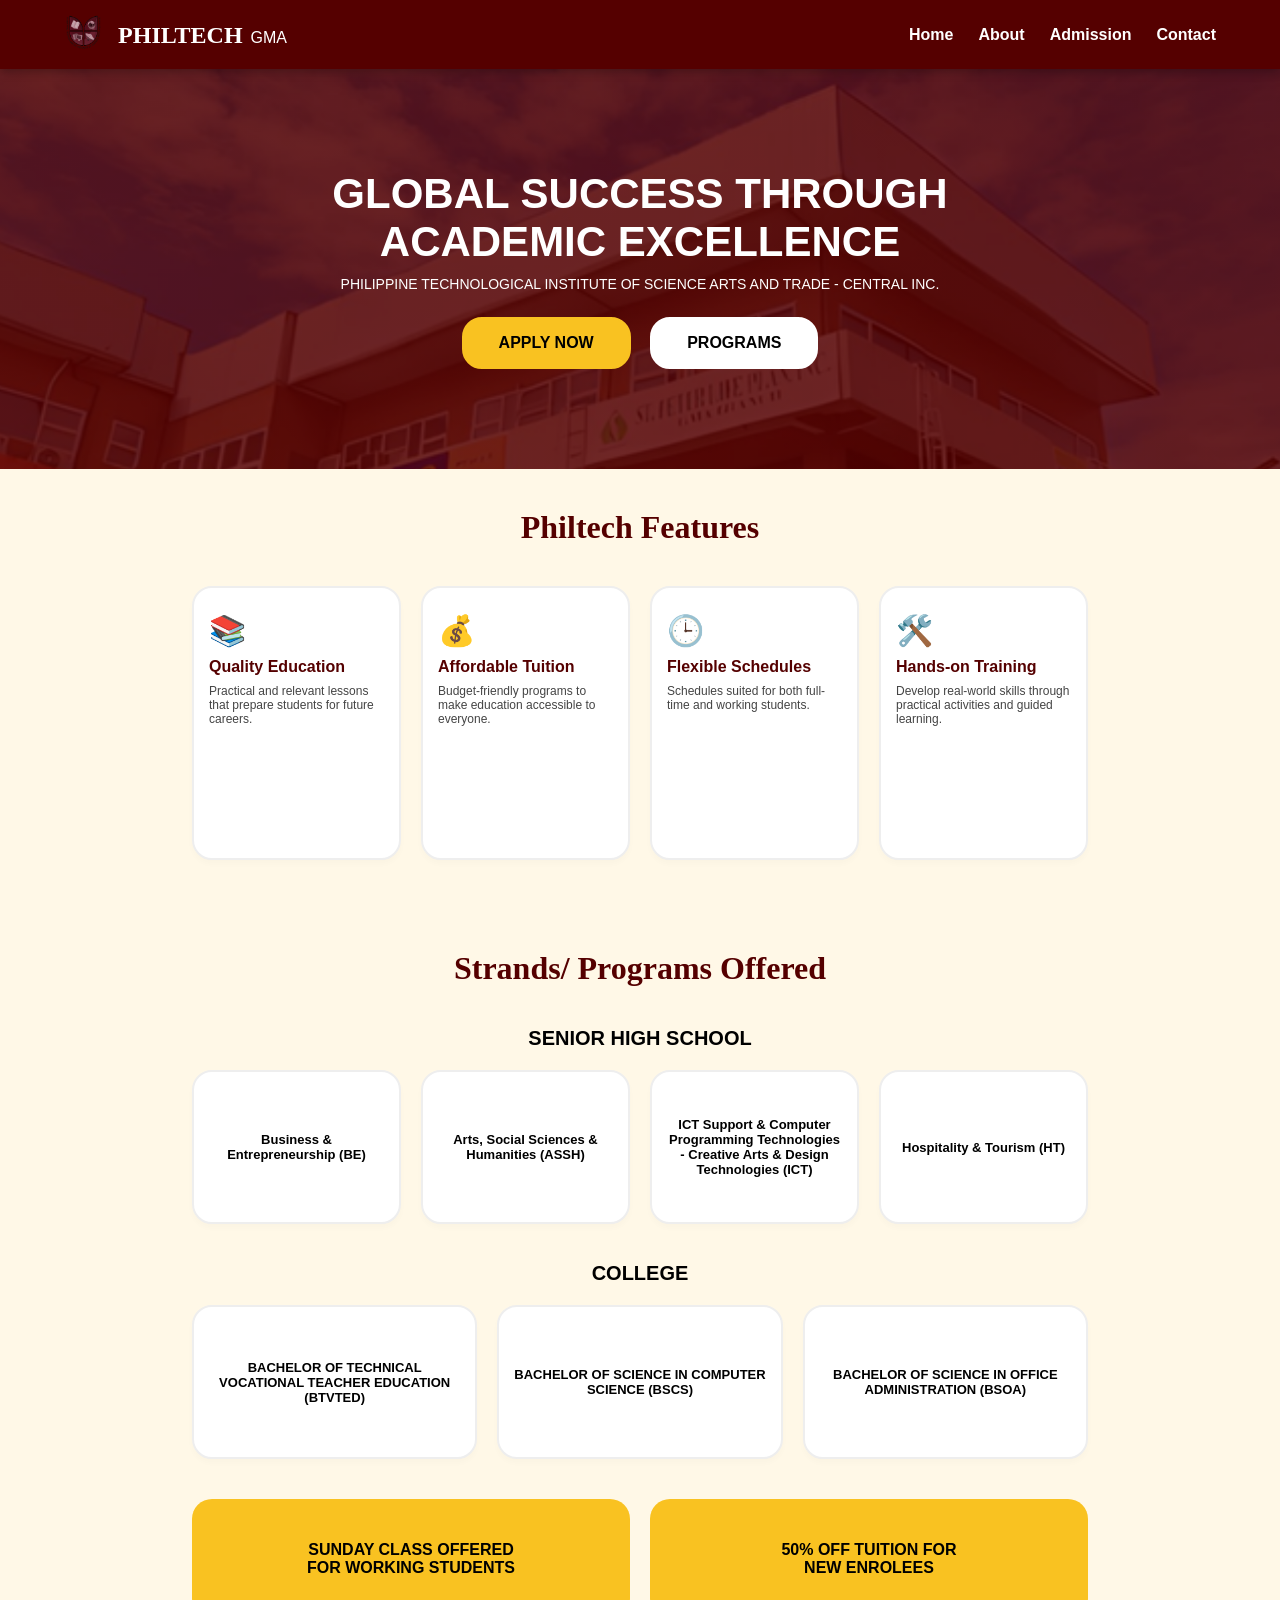
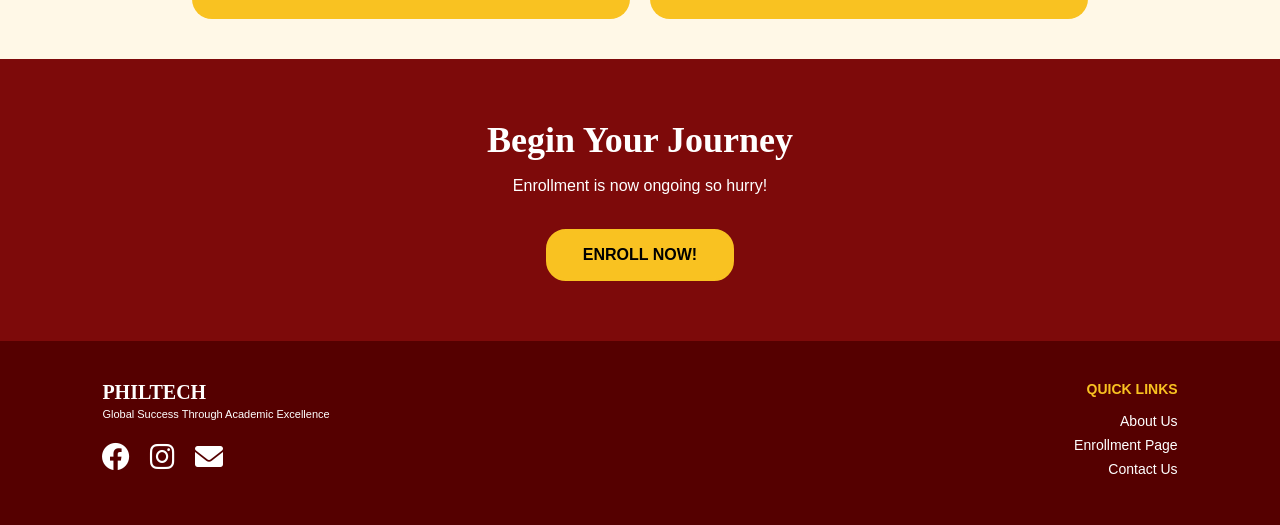
<file: index.html>
<!DOCTYPE html>
<html>
<head>
    <meta charset="UTF-8">
    <meta name="viewport" content="width=device-width, initial-scale=1.0">
    <meta http-equiv="X-UA-Compatible" content="ie=edge">
    <title>Philtech GMA - Home</title>
    <link rel="stylesheet" href="https://cdnjs.cloudflare.com/ajax/libs/font-awesome/6.0.0/css/all.min.css">
    <link rel="stylesheet" href="index.css">
</head>
<body>

    <div class="sticky-nav">
    <div class="nav-container">
        <div class="nav-wrapper">
            <div class="brand-container">
                <a href="index.html" class="logo-link">
                    <img src="logo.png" alt="Logo" height="45">
                </a>
                <a href="index.html" class="brand-text">
                    <span class="brand-title">PHILTECH</span>
                    <span class="brand-tag">GMA</span>
                </a>
            </div>
           
            <div class="menu-toggle" onclick="toggleMenu()">
                <i class="fas fa-bars"></i>
            </div>

            <div class="nav-menu" id="navMenu">
                <a href="index.html" class="nav-link">Home</a>
                <a href="about.html" class="nav-link">About</a>
                <a href="admission.html" class="nav-link">Admission</a>
                <a href="contact.html" class="nav-link">Contact</a>
            </div>
        </div>
    </div>
</div>

    <div class="hero-banner">
        <div>
            <h1 class="hero-title">GLOBAL SUCCESS THROUGH<br>ACADEMIC EXCELLENCE</h1>
            <p class="hero-subtitle">PHILIPPINE TECHNOLOGICAL INSTITUTE OF SCIENCE ARTS AND TRADE - CENTRAL INC.</p>
            <div style="margin-top: 25px;">
                <a href="admission.html" class="btn btn-yellow">APPLY NOW</a>
                <a href="#programs_section" class="btn btn-white">PROGRAMS</a>
            </div>
        </div>
    </div>

    <center>
        <div class="section-title">Philtech Features</div>
        <div class="grid-container grid-4">
            <div class="feature-card">
                <span style="font-size: 30px; margin-bottom: 10px;">📚</span>
                <b style="color: #550000; font-size: 16px;">Quality Education</b>
                <p style="font-size: 12px; color: #444; margin-top: 8px;">Practical and relevant lessons that prepare students for future careers.</p>
            </div>
            <div class="feature-card">
                <span style="font-size: 30px; margin-bottom: 10px;">💰</span>
                <b style="color: #550000; font-size: 16px;">Affordable Tuition</b>
                <p style="font-size: 12px; color: #444; margin-top: 8px;">Budget-friendly programs to make education accessible to everyone.</p>
            </div>
            <div class="feature-card">
                <span style="font-size: 30px; margin-bottom: 10px;">🕒</span>
                <b style="color: #550000; font-size: 16px;">Flexible Schedules</b>
                <p style="font-size: 12px; color: #444; margin-top: 8px;">Schedules suited for both full-time and working students.</p>
            </div>
            <div class="feature-card">
                <span style="font-size: 30px; margin-bottom: 10px;">🛠️</span>
                <b style="color: #550000; font-size: 16px;">Hands-on Training</b>
                <p style="font-size: 12px; color: #444; margin-top: 8px;">Develop real-world skills through practical activities and guided learning.</p>
            </div>
        </div>
    </center>

    <div id="programs_section" style="padding-top: 50px;">
        <center>
            <div class="section-title">Strands/ Programs Offered</div>
            <p style="font-size: 20px; font-weight: bold;">SENIOR HIGH SCHOOL</p>
            <div class="grid-container grid-4">
                <div class="prog-card">Business & Entrepreneurship (BE)</div>
                <div class="prog-card">Arts, Social Sciences & Humanities (ASSH)</div>
                <div class="prog-card"> ICT Support & Computer Programming Technologies - Creative Arts & Design Technologies (ICT)</div>
                <div class="prog-card">Hospitality & Tourism (HT)</div>
            </div>
           
            <br>
            <p style="font-size: 20px; font-weight: bold;">COLLEGE</p>
            <div class="grid-container grid-3">
                <div class="prog-card">
                    <span>BACHELOR OF TECHNICAL VOCATIONAL TEACHER EDUCATION (BTVTED)</span>
                    <div class="extra-info">
                        <i>Major in Food and Service Management</i><br>
                        CHED Recognition no. 039 Series 2024
                    </div>
                </div>
                <div class="prog-card">
                    <span>BACHELOR OF SCIENCE IN COMPUTER SCIENCE (BSCS)</span>
                    <div class="extra-info">
                        CHED Permit no. 22 Series 2024
                    </div>
                </div>
                <div class="prog-card">
                    <span>BACHELOR OF SCIENCE IN OFFICE ADMINISTRATION (BSOA)</span>
                    <div class="extra-info">
                        CHED Permit no. 029 Series 2025
                    </div>
                </div>
            </div>

            <div class="promo-container">
                <div class="promo-box">
                    <b>SUNDAY CLASS OFFERED<br>FOR WORKING STUDENTS</b>
                </div>
                <div class="promo-box">
                    <b>50% OFF TUITION FOR<br>NEW ENROLEES</b>
                </div>
            </div>
        </center>
    </div>

    <div class="cta-section">
        <h2 style="color: #FFFFFF; font-family: Verdana; font-size: 36px; margin: 0;">Begin Your Journey</h2>
        <p style="color: #FFFFFF; font-size: 16px;">Enrollment is now ongoing so hurry!</p>
        <br>
        <a href="admission.html" class="btn btn-yellow">ENROLL NOW!</a>
    </div>

    <div class="footer-main">
    <div class="footer-wrapper">
        <div class="footer-left">
            <a href="index.html" class="footer-brand" style="text-decoration: none; display: inline-block;">
                <span style="color:white; font-family: Verdana; font-size: 20px; font-weight: bold;">PHILTECH</span>
            </a>
            <br>
            <span style="color:white; font-size: 11px;">Global Success Through Academic Excellence</span>
            <div class="social-icons">
                <a href="https://www.facebook.com/philtechgma2013" target="_blank"><i class="fab fa-facebook"></i></a>
                <a href="https://www.instagram.com/philtechgma" target="_blank"><i class="fab fa-instagram"></i></a>
                <a href="mailto:philtech.2013gma@gmail.com"><i class="fas fa-envelope"></i></a>
            </div>
        </div>
        <div class="footer-right">
            <div style="color: white; font-size: 14px;">
                <b style="color: #F9C221;">QUICK LINKS</b><br><br>
                <a href="about.html" class="footer-link" style="color: white; text-decoration: none; display: block; margin-bottom: 8px;">About Us</a>
                <a href="admission.html" class="footer-link" style="color: white; text-decoration: none; display: block; margin-bottom: 8px;">Enrollment Page</a>
                <a href="contact.html" class="footer-link" style="color: white; text-decoration: none; display: block; margin-bottom: 8px;">Contact Us</a>
            </div>
        </div>
    </div>
</div>

<script>
    function toggleMenu() {
        const menu = document.getElementById('navMenu');
        menu.classList.toggle('active');
    }
</script>


</body>
</html>
</file>
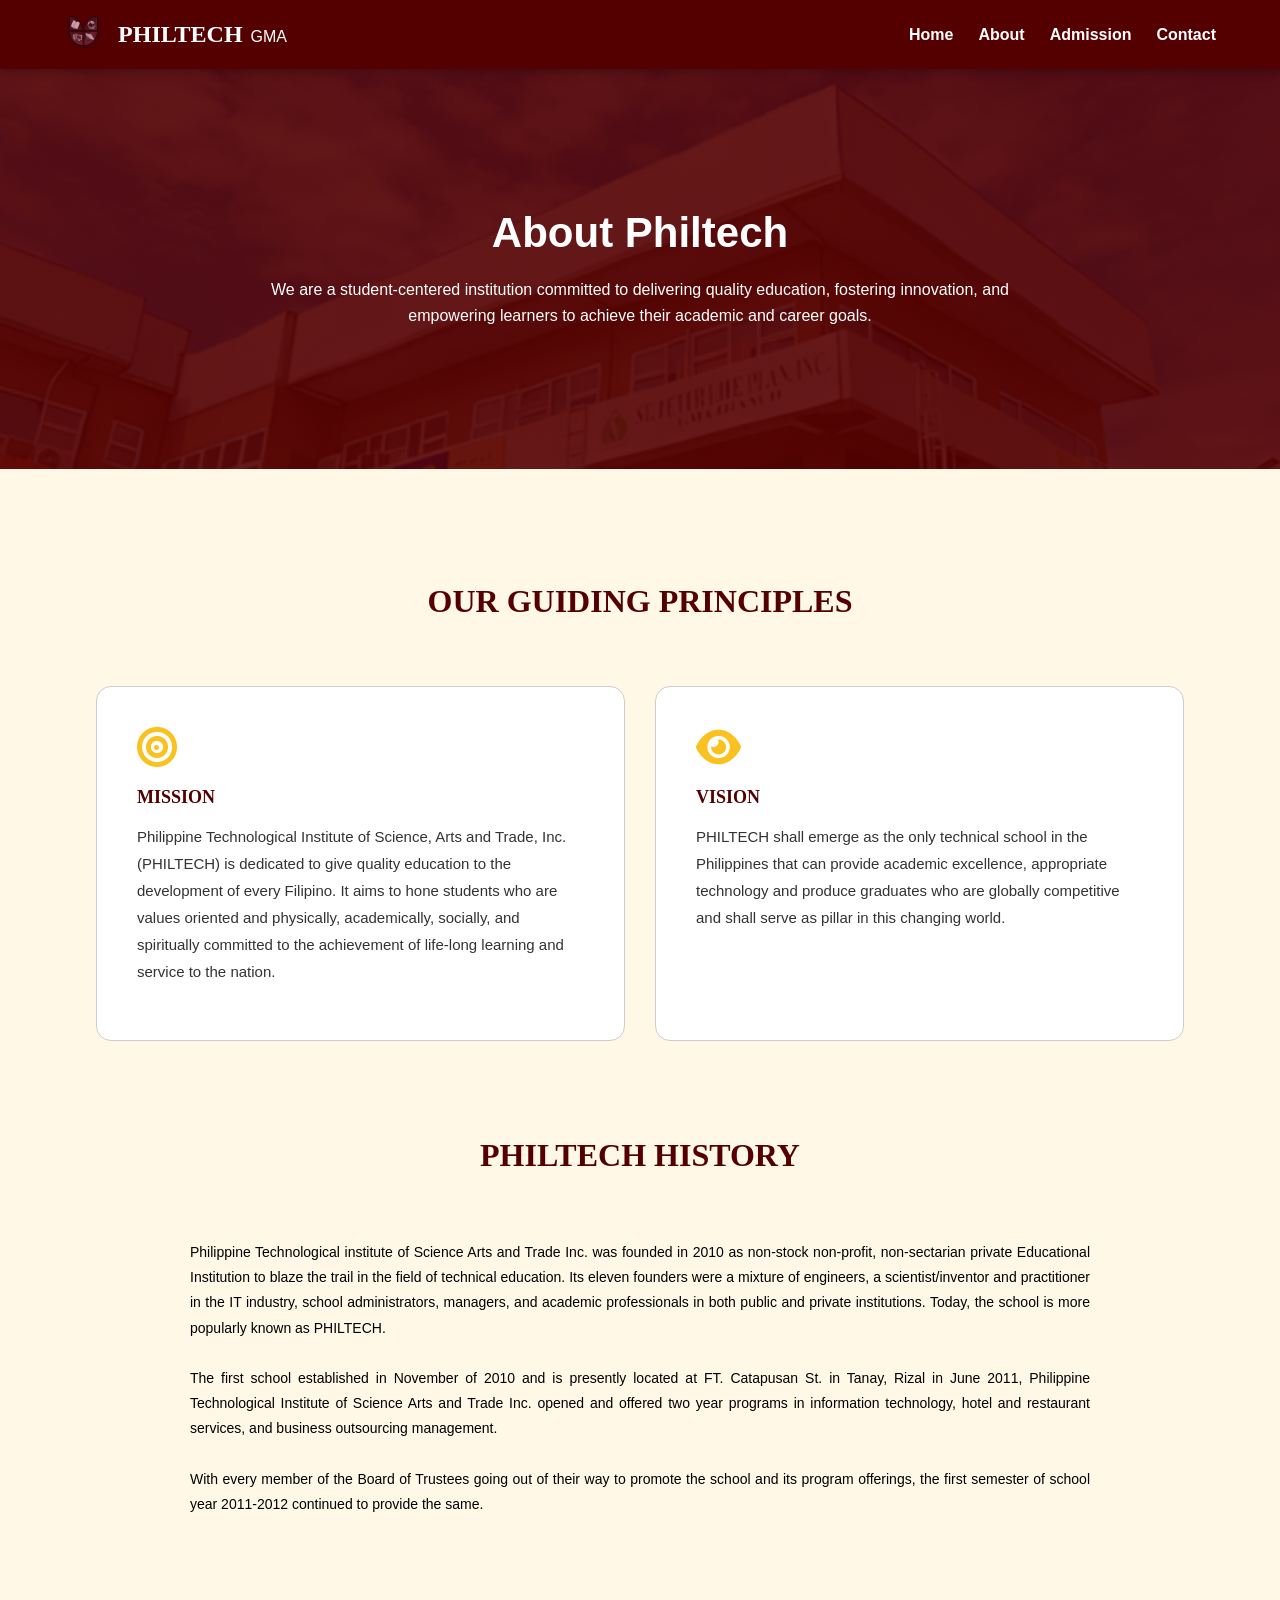
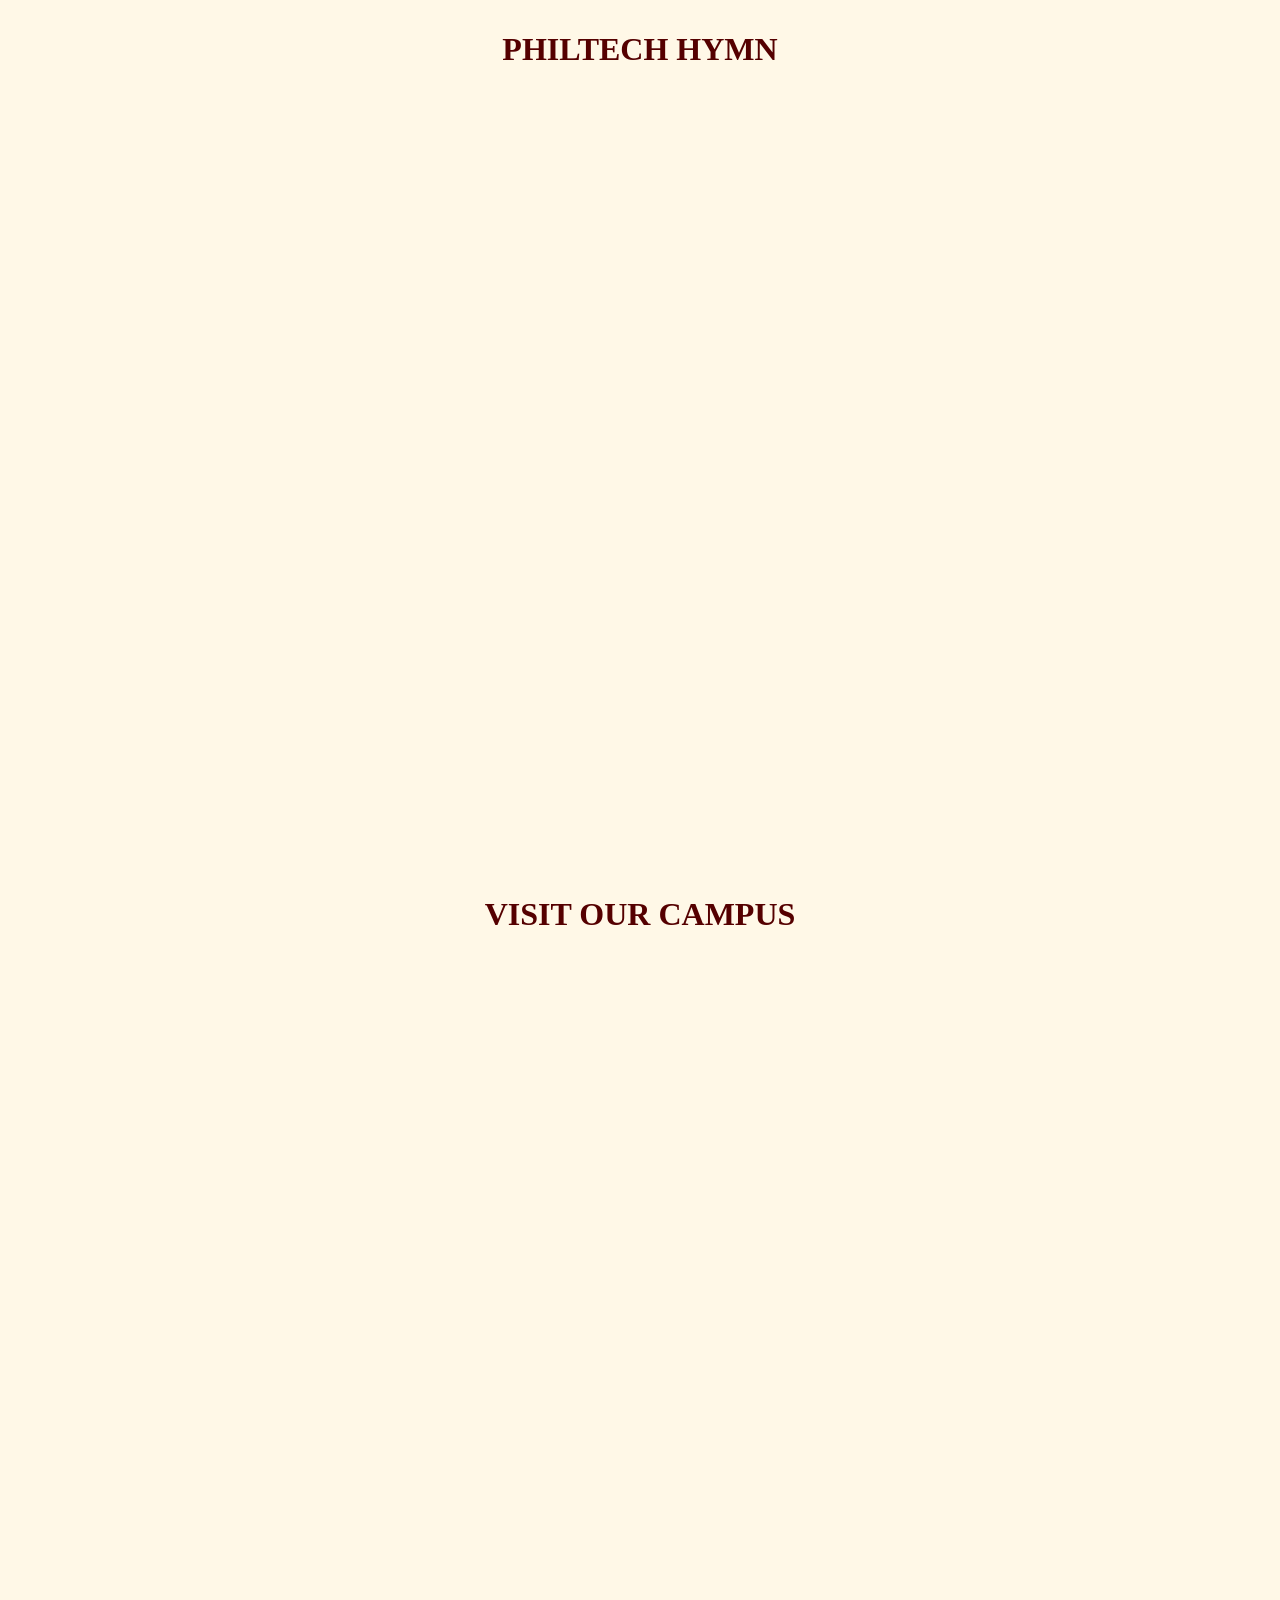
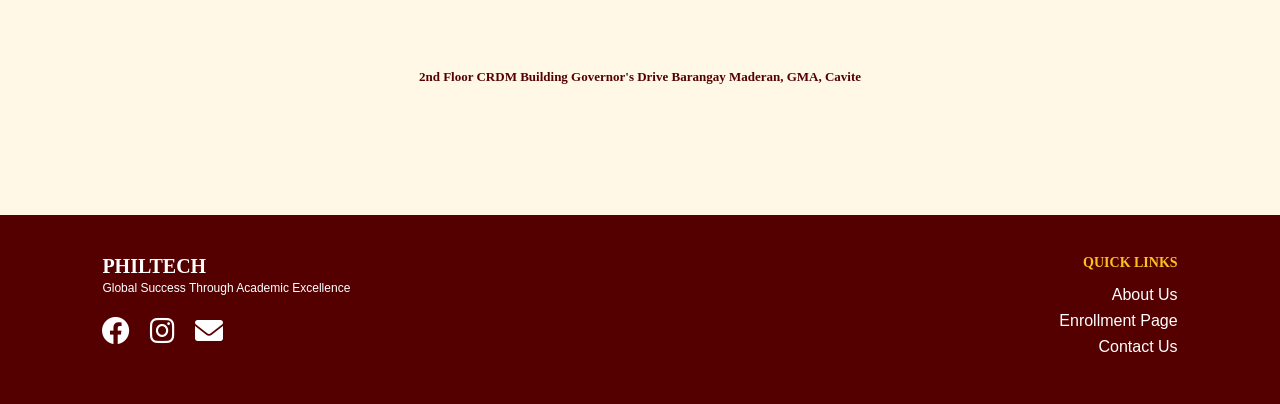
<file: about.html>
<!DOCTYPE html>
<html>
<head>
    <meta charset="UTF-8">
    <meta name="viewport" content="width=device-width, initial-scale=1.0">
    <meta http-equiv="X-UA-Compatible" content="ie=edge">
    <title>Philtech GMA - About Us</title>
    <link rel="stylesheet" href="https://cdnjs.cloudflare.com/ajax/libs/font-awesome/6.0.0/css/all.min.css">
    <link rel="stylesheet" href="about.css">
</head>
<body>

    <div class="sticky-nav">
        <div class="nav-container">
            <div class="nav-wrapper">
                <div class="brand-container">
                    <a href="index.html" class="logo-link">
                        <img src="logo.png" alt="Logo" height="45">
                    </a>
                    <a href="index.html" class="brand-text" style="text-decoration: none;">
                        <span class="brand-title">PHILTECH</span>
                        <span class="brand-tag">GMA</span>
                    </a>
                </div>
                
                <div class="menu-toggle" onclick="toggleMenu()">
                    <i class="fas fa-bars"></i>
                </div>

                <div class="nav-menu" id="navMenu">
                    <a href="index.html" class="nav-link">Home</a>
                    <a href="about.html" class="nav-link">About</a>
                    <a href="admission.html" class="nav-link">Admission</a>
                    <a href="contact.html" class="nav-link">Contact</a>
                </div>
            </div>
        </div>
    </div>

    <div class="hero-section">
        <div>
            <h1 class="hero-title">About Philtech</h1>
            <p class="hero-text">We are a student-centered institution committed to delivering quality education, fostering innovation, and empowering learners to achieve their academic and career goals.</p>
        </div>
    </div>

    <center>
        <br><br><br>
        <div class="section-heading">OUR GUIDING PRINCIPLES</div>
        <br><br>
        <div class="principles-container">
            <div class="guiding-card">
                <i class="fas fa-bullseye card-icon"></i>
                <br>
                <div class="card-title">MISSION</div>
                <p class="card-text">Philippine Technological Institute of Science, Arts and Trade, Inc. (PHILTECH) is dedicated to give quality education to the development of every Filipino. It aims to hone students who are values oriented and physically, academically, socially, and spiritually committed to the achievement of life-long learning and service to the nation.</p>
            </div>
            <div class="guiding-card">
                <i class="fas fa-eye card-icon"></i>
                <br>
                <div class="card-title">VISION</div>
                <p class="card-text">PHILTECH shall emerge as the only technical school in the Philippines that can provide academic excellence, appropriate technology and produce graduates who are globally competitive and shall serve as pillar in this changing world.</p>
            </div>
        </div>
    </center>

    <center>
        <br><br>
        <div class="section-heading">PHILTECH HISTORY</div>
        <br><br>
        <div class="history-content">
            Philippine Technological institute of Science Arts and Trade Inc. was founded in 2010 as non-stock non-profit, non-sectarian private Educational Institution to blaze the trail in the field of technical education. Its eleven founders were a mixture of engineers, a scientist/inventor and practitioner in the IT industry, school administrators, managers, and academic professionals in both public and private institutions. Today, the school is more popularly known as PHILTECH.
            <br><br>
            The first school established in November of 2010 and is presently located at FT. Catapusan St. in Tanay, Rizal in June 2011, Philippine Technological Institute of Science Arts and Trade Inc. opened and offered two year programs in information technology, hotel and restaurant services, and business outsourcing management.
            <br><br>
            With every member of the Board of Trustees going out of their way to promote the school and its program offerings, the first semester of school year 2011-2012 continued to provide the same.
        </div>
    </center>

    <center>
        <br><br><br>
        <div class="section-heading">PHILTECH HYMN</div>
        <br><br>
        <div class="video-container">
            <iframe src="https://www.youtube.com/embed/QWq-dc0x7ZI" title="YouTube video player" frameborder="0" allow="accelerometer; autoplay; clipboard-write; encrypted-media; gyroscope; picture-in-picture" allowfullscreen></iframe>
        </div>
    </center>

    <center>
        <br><br><br>
        <div class="section-heading">VISIT OUR CAMPUS</div>
        <br><br>
        <div class="map-container">
    <iframe 
        src="https://www.google.com/maps/embed?pb=!1m18!1m12!1m3!1d3866.4763312169644!2d120.9942244794582!3d14.283734249107999!2m3!1f0!2f0!3f0!3m2!1i1024!2i768!4f13.1!3m3!1m2!1s0x3397d604cb43d9bf%3A0x52511a523c76345!2sPhiltech!5e0!3m2!1sen!2sph!4v1776645792411!5m2!1sen!2sph" 
        style="border:0;" 
        allowfullscreen="" 
        loading="lazy" 
        referrerpolicy="no-referrer-when-downgrade">
    </iframe>
</div>
        <p style="margin-top: 20px;"><font face="Verdana" size="2" color="#550000"><b>2nd Floor CRDM Building Governor's Drive Barangay Maderan, GMA, Cavite</b></font></p>
    </center>

    <br><br><br>

   <div class="footer-section">
        <div class="footer-wrapper">
            <div class="footer-left">
                <a href="index.html" class="footer-brand" style="text-decoration: none;">
                    <span class="footer-logo-text">PHILTECH</span>
                </a>
                <br>
                <span class="footer-tagline">Global Success Through Academic Excellence</span>
                <div class="social-links">
                    <a href="https://www.facebook.com/philtechgma2013" target="_blank"><i class="fab fa-facebook"></i></a>
                    <a href="https://www.instagram.com/philtechgma" target="_blank"><i class="fab fa-instagram"></i></a>
                    <a href="mailto:philtech.2013gma@gmail.com"><i class="fas fa-envelope"></i></a>
                </div>
            </div>
            <div class="footer-right">
                <b class="quick-links-title">QUICK LINKS</b>
                <a href="about.html" class="footer-link">About Us</a>
                <a href="admission.html" class="footer-link">Enrollment Page</a>
                <a href="contact.html" class="footer-link">Contact Us</a>
            </div>
        </div>
    </div>

    <script>
        function toggleMenu() {
            const menu = document.getElementById('navMenu');
            menu.classList.toggle('active');
        }
    </script>

</body>
</html>
</file>
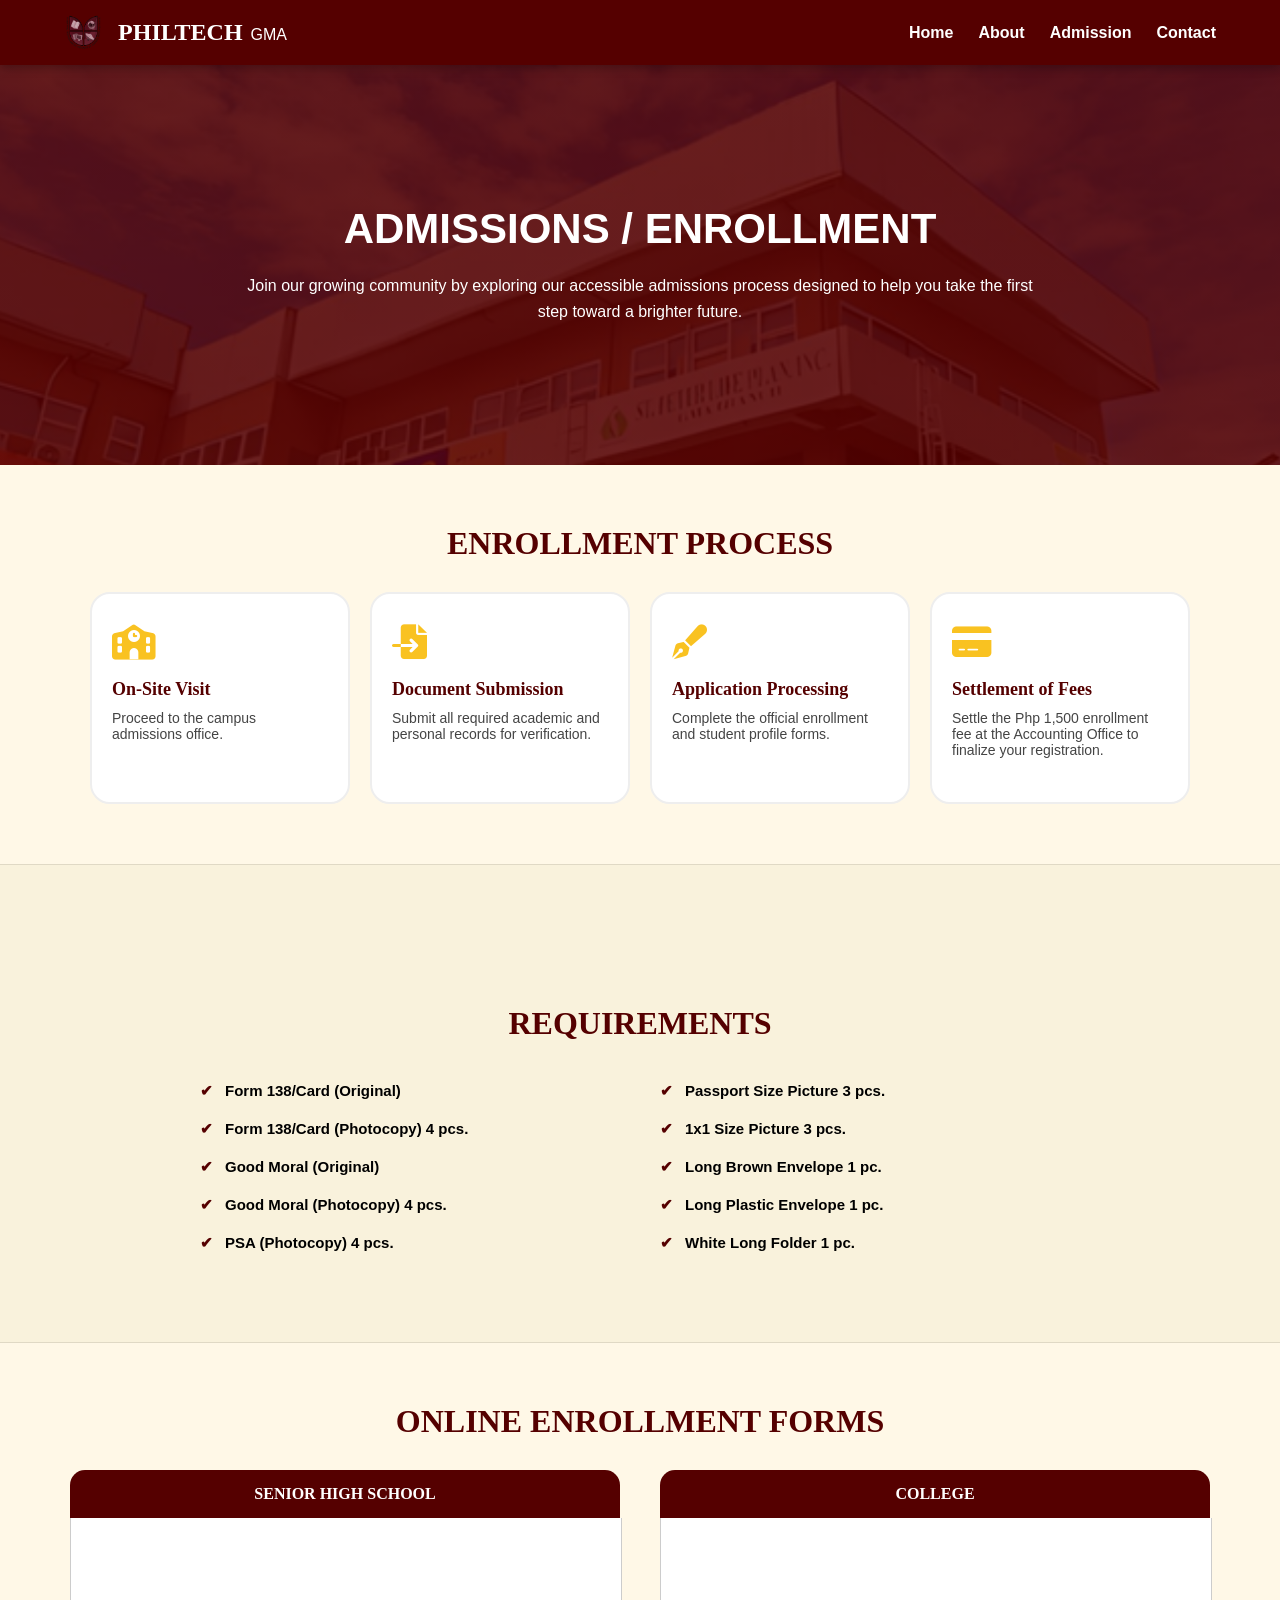
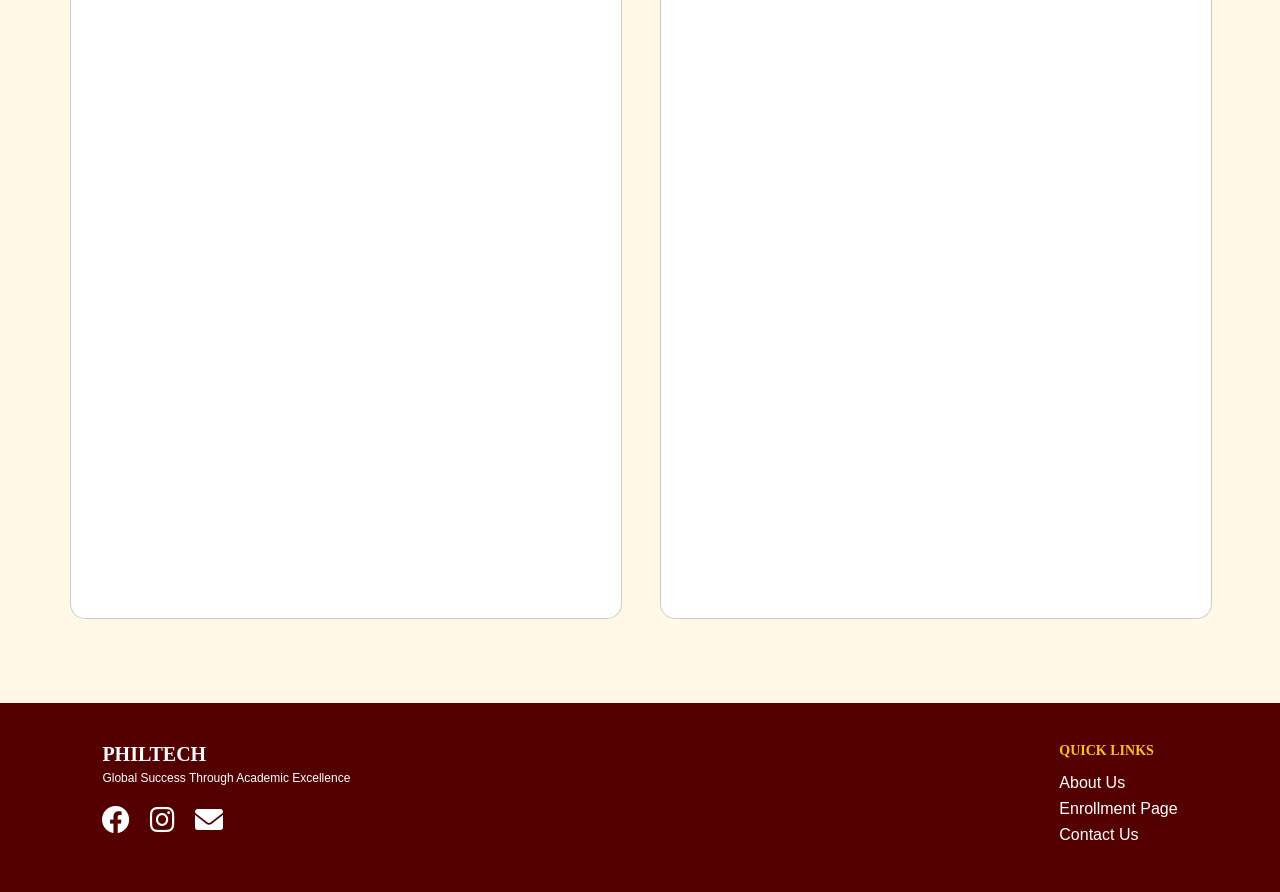
<file: admission.html>
<!DOCTYPE html>
<html lang="en">
<head>
    <meta charset="UTF-8">
    <meta name="viewport" content="width=device-width, initial-scale=1.0">
    <title>Philtech GMA - Admission</title>
    <link rel="stylesheet" href="https://cdnjs.cloudflare.com/ajax/libs/font-awesome/6.0.0/css/all.min.css">
    <link rel="stylesheet" href="admission.css">
</head>
<body>

    <nav class="sticky-nav">
        <div class="nav-container">
            <div class="nav-wrapper">
                <a href="index.html" class="brand-container">
                    <img src="logo.png" alt="Logo" height="45" class="logo-link">
                    <div class="brand-text">
                        <span class="brand-title">PHILTECH</span>
                        <span class="brand-tag">GMA</span>
                    </div>
                </a>
                
                <div class="menu-toggle" onclick="toggleMenu()">
                    <i class="fas fa-bars"></i>
                </div>

                <div class="nav-menu" id="navMenu">
                    <a href="index.html" class="nav-link">Home</a>
                    <a href="about.html" class="nav-link">About</a>
                    <a href="admission.html" class="nav-link">Admission</a>
                    <a href="contact.html" class="nav-link">Contact</a>
                </div>
            </div>
        </div>
    </nav>

    <header class="hero-banner">
        <div class="hero-content">
            <h1 class="hero-title">Admissions / Enrollment</h1>
            <p class="hero-subtitle">Join our growing community by exploring our accessible admissions process designed to help you take the first step toward a brighter future.</p>
        </div>
    </header>

    <section class="process-section">
        <h2 class="section-heading">ENROLLMENT PROCESS</h2>
        <div class="process-grid">
            <div class="process-card">
                <i class="fas fa-school process-icon"></i>
                <b class="process-title">On-Site Visit</b>
                <p class="process-text">Proceed to the campus admissions office.</p>
            </div>
            <div class="process-card">
                <i class="fas fa-file-import process-icon"></i>
                <b class="process-title">Document Submission</b>
                <p class="process-text">Submit all required academic and personal records for verification.</p>
            </div>
            <div class="process-card">
                <i class="fas fa-pen-fancy process-icon"></i>
                <b class="process-title">Application Processing</b>
                <p class="process-text">Complete the official enrollment and student profile forms.</p>
            </div>
            <div class="process-card">
                <i class="fas fa-credit-card process-icon"></i>
                <b class="process-title">Settlement of Fees</b>
                <p class="process-text">Settle the Php 1,500 enrollment fee at the Accounting Office to finalize your registration.</p>
            </div>
        </div>
    </section>

    <section class="requirements-section">
        <h2 class="section-heading">REQUIREMENTS</h2>
        <div class="requirements-container">
            <div class="req-column">
                <div class="req-item"><span class="check-icon">✔</span><b>Form 138/Card (Original)</b></div>
                <div class="req-item"><span class="check-icon">✔</span><b>Form 138/Card (Photocopy) 4 pcs.</b></div>
                <div class="req-item"><span class="check-icon">✔</span><b>Good Moral (Original)</b></div>
                <div class="req-item"><span class="check-icon">✔</span><b>Good Moral (Photocopy) 4 pcs.</b></div>
                <div class="req-item"><span class="check-icon">✔</span><b>PSA (Photocopy) 4 pcs.</b></div>
            </div>
            <div class="req-column">
                <div class="req-item"><span class="check-icon">✔</span><b>Passport Size Picture 3 pcs.</b></div>
                <div class="req-item"><span class="check-icon">✔</span><b>1x1 Size Picture 3 pcs.</b></div>
                <div class="req-item"><span class="check-icon">✔</span><b>Long Brown Envelope 1 pc.</b></div>
                <div class="req-item"><span class="check-icon">✔</span><b>Long Plastic Envelope 1 pc.</b></div>
                <div class="req-item"><span class="check-icon">✔</span><b>White Long Folder 1 pc.</b></div>
            </div>
        </div>
    </section>

    <section class="forms-section">
        <h2 class="section-heading">ONLINE ENROLLMENT FORMS</h2>
        <div class="forms-container">
            <div class="form-box">
                <div class="form-header">SENIOR HIGH SCHOOL</div>
                <iframe src="https://docs.google.com/forms/d/e/1FAIpQLSfVFNVCcarrxfZHQrPrjDz7zSCW78dQDR-h0YGe6px1F94jCQ/viewform?embedded=true" width="100%" height="700" frameborder="0" class="form-iframe">Loading…</iframe>
            </div>
            <div class="form-box">
                <div class="form-header">COLLEGE</div>
                <iframe src="https://docs.google.com/forms/d/e/1FAIpQLSdL7PaXJyB4A5x6bSbj1c9KScJsi5uXmxVCjmgLu-cSWZOO7Q/viewform?embedded=true" width="100%" height="700" frameborder="0" class="form-iframe">Loading…</iframe>
            </div>
        </div>
    </section>

    <footer class="footer-main">
        <div class="footer-wrapper">
            <div class="footer-left">
                <a href="index.html" class="footer-brand">
                    <span class="footer-logo-text">PHILTECH</span>
                </a>
                <p class="footer-tagline">Global Success Through Academic Excellence</p>
                <div class="footer-social">
                    <a href="https://www.facebook.com/philtechgma2013" target="_blank"><i class="fab fa-facebook"></i></a>
                    <a href="https://www.instagram.com/philtechgma" target="_blank"><i class="fab fa-instagram"></i></a>
                    <a href="mailto:philtech.2013gma@gmail.com"><i class="fas fa-envelope"></i></a>
                </div>
            </div>
            <div class="footer-right">
                <span class="quick-links-title">QUICK LINKS</span>
                <a href="about.html" class="footer-link">About Us</a>
                <a href="admission.html" class="footer-link">Enrollment Page</a>
                <a href="contact.html" class="footer-link">Contact Us</a>
            </div>
        </div>
    </footer>

    <script>
        function toggleMenu() {
            var menu = document.getElementById("navMenu");
            menu.classList.toggle("active");
        }
    </script>
</body>
</html>
</file>
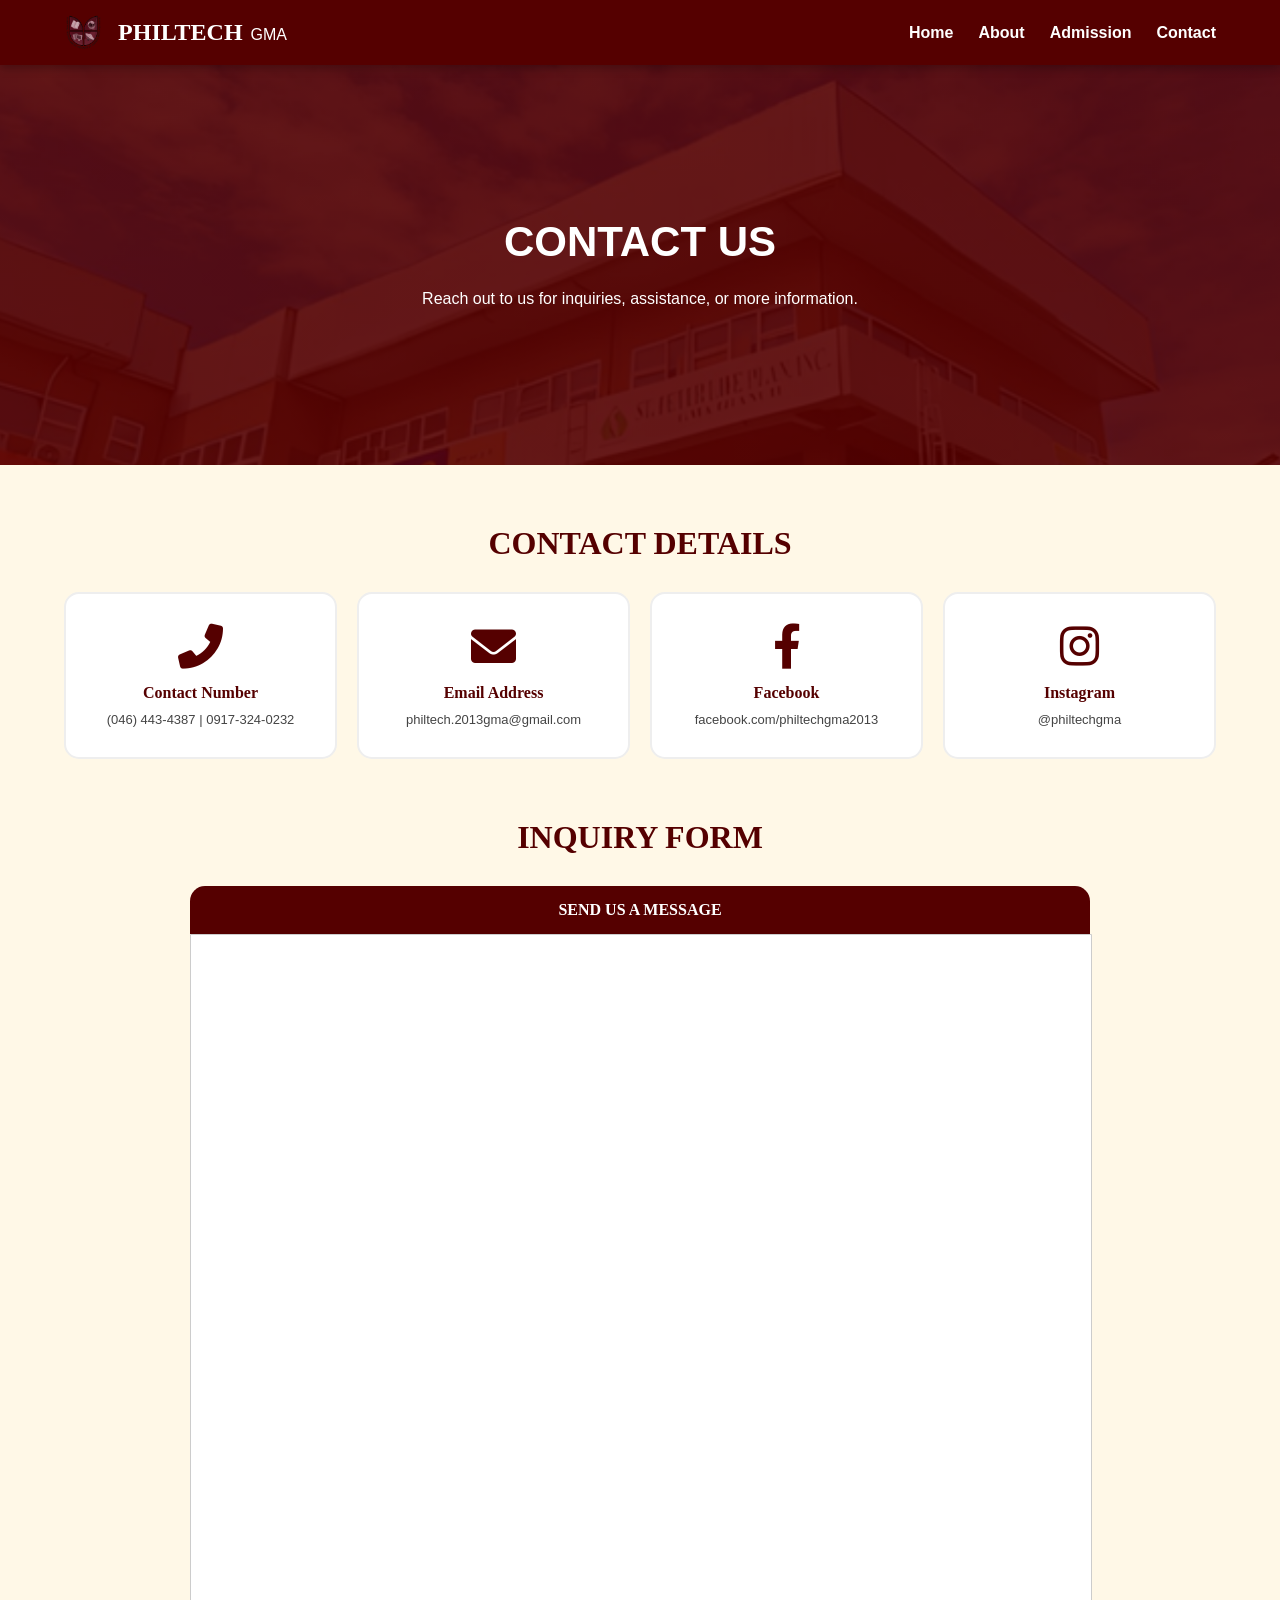
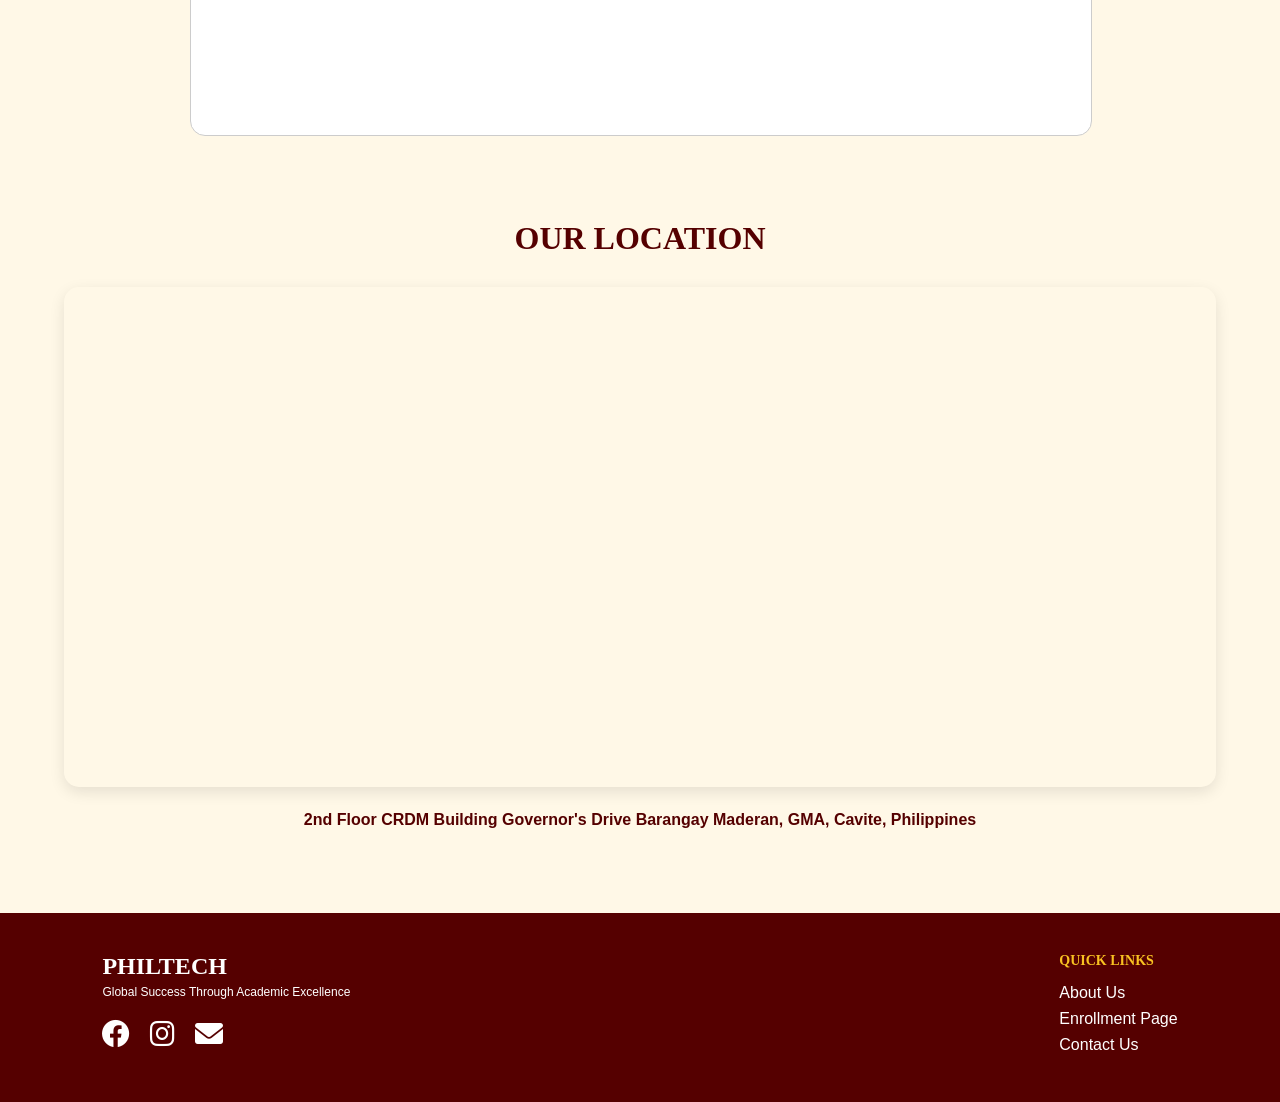
<file: contact.html>
<!DOCTYPE html>
<html lang="en">
<head>
    <meta charset="UTF-8">
    <meta name="viewport" content="width=device-width, initial-scale=1.0">
    <title>Philtech GMA - Contact Us</title>
    <link rel="stylesheet" href="https://cdnjs.cloudflare.com/ajax/libs/font-awesome/6.0.0/css/all.min.css">
    <link rel="stylesheet" href="contact.css">
</head>
<body>

    <nav class="sticky-nav">
        <div class="nav-container">
            <div class="nav-wrapper">
                <a href="index.html" class="brand-container">
                    <img src="logo.png" alt="Logo" height="45" class="logo-link">
                    <div class="brand-text">
                        <span class="brand-title">PHILTECH</span>
                        <span class="brand-tag">GMA</span>
                    </div>
                </a>
                
                <div class="menu-toggle" onclick="toggleMenu()">
                    <i class="fas fa-bars"></i>
                </div>

                <div class="nav-menu" id="navMenu">
                    <a href="index.html" class="nav-link">Home</a>
                    <a href="about.html" class="nav-link">About</a>
                    <a href="admission.html" class="nav-link">Admission</a>
                    <a href="contact.html" class="nav-link">Contact</a>
                </div>
            </div>
        </div>
    </nav>

    <header class="hero-banner">
        <div class="hero-content">
            <h1 class="hero-title">Contact Us</h1>
            <p class="hero-subtitle">Reach out to us for inquiries, assistance, or more information.</p>
        </div>
    </header>

    <section class="details-section">
        <h2 class="section-heading">CONTACT DETAILS</h2>
        <div class="contact-row">
            <a href="tel:0464434387" class="contact-card">
                <i class="fas fa-phone-alt contact-icon"></i>
                <b class="card-label">Contact Number</b>
                <p>(046) 443-4387 | 0917-324-0232</p>
            </a>

            <a href="mailto:philtech.2013gma@gmail.com" class="contact-card">
                <i class="fas fa-envelope contact-icon"></i>
                <b class="card-label">Email Address</b>
                <p>philtech.2013gma@gmail.com</p>
            </a>

            <a href="https://www.facebook.com/philtechgma2013" target="_blank" class="contact-card">
                <i class="fab fa-facebook-f contact-icon"></i>
                <b class="card-label">Facebook</b>
                <p>facebook.com/philtechgma2013</p>
            </a>

            <a href="https://www.instagram.com/philtechgma" target="_blank" class="contact-card">
                <i class="fab fa-instagram contact-icon"></i>
                <b class="card-label">Instagram</b>
                <p>@philtechgma</p>
            </a>
        </div>
    </section>

    <section class="inquiry-section">
        <h2 class="section-heading">INQUIRY FORM</h2>
        <div class="form-container">
            <div class="form-header">SEND US A MESSAGE</div>
            <iframe src="https://docs.google.com/forms/d/e/1FAIpQLSeRAqMVFYD0IQIIv0FFuL5zrab7u8NrHwSt0vkcYuG52lOXzA/viewform?embedded=true" width="100%" height="800" frameborder="0" class="form-iframe">Loading…</iframe>
        </div>
    </section>

    <section class="map-section">
        <h2 class="section-heading">OUR LOCATION</h2>
        <div class="map-container">
            <iframe 
                src="https://www.google.com/maps/embed?pb=!1m18!1m12!1m3!1d3866.4763312169644!2d120.9942244794582!3d14.283734249107999!2m3!1f0!2f0!3f0!3m2!1i1024!2i768!4f13.1!3m3!1m2!1s0x3397d604cb43d9bf%3A0x52511a523c76345!2sPhiltech!5e0!3m2!1sen!2sph!4v1776645792411!5m2!1sen!2sph" 
                style="border:0;" 
                allowfullscreen="" 
                loading="lazy" 
                referrerpolicy="no-referrer-when-downgrade">
            </iframe>
            <div class="address-box">
                <p>2nd Floor CRDM Building Governor's Drive Barangay Maderan, GMA, Cavite, Philippines</p>
            </div>
        </div>
    </section>

    <footer class="footer-main">
        <div class="footer-wrapper">
            <div class="footer-left">
                <a href="index.html" class="footer-brand">
                    <span class="footer-logo-text">PHILTECH</span>
                </a>
                <p class="footer-tagline">Global Success Through Academic Excellence</p>
                <div class="footer-social">
                    <a href="https://www.facebook.com/philtechgma2013" target="_blank"><i class="fab fa-facebook"></i></a>
                    <a href="https://www.instagram.com/philtechgma" target="_blank"><i class="fab fa-instagram"></i></a>
                    <a href="mailto:philtech.2013gma@gmail.com"><i class="fas fa-envelope"></i></a>
                </div>
            </div>
            <div class="footer-right">
                <span class="quick-links-title">QUICK LINKS</span>
                <a href="about.html" class="footer-link">About Us</a>
                <a href="admission.html" class="footer-link">Enrollment Page</a>
                <a href="contact.html" class="footer-link">Contact Us</a>
            </div>
        </div>
    </footer>

    <script>
        function toggleMenu() {
            var menu = document.getElementById("navMenu");
            menu.classList.toggle("active");
        }
    </script>
</body>
</html>
</file>
<file: index.css>
@keyframes fadeInHeader {
    from { opacity: 0; transform: translateY(10px); }
    to { opacity: 1; transform: translateY(0); }
}

body {
    margin: 0;
    padding: 0;
    background-color: #FFF8E7;
    font-family: Arial, sans-serif;
    overflow-x: hidden;
}

.sticky-nav {
    position: sticky;
    top: 0;
    z-index: 1000;
    background-color: #550000;
    width: 100%;
    box-shadow: 0 2px 10px rgba(0,0,0,0.3);
}

.nav-container {
    width: 90%;
    margin: 0 auto;
    padding: 10px 0;
}

.nav-wrapper {
    display: flex;
    justify-content: space-between;
    align-items: center;
}

.brand-container {
    display: flex;
    align-items: center;
    text-decoration: none;
    transition: all 0.4s ease-in-out;
}

.brand-container:hover .logo-link {
    transform: scale(1.25);
    transition: all 0.4s ease-in-out;
    
}

.brand-text {
    display: flex;
    flex-direction: row;
    align-items: baseline;
    gap: 8px;
    margin-left: 15px;
}

.brand-title {
    color: #FFFFFF !important;
    font-family: Verdana;
    font-size: 24px;
    font-weight: bold;
}

.brand-tag {
    color: #FFFFFF !important;
    font-size: 16px;
}

.brand-text, .brand-text *, .footer-brand, .footer-brand * {
    text-decoration: none !important;
    border-bottom: none !important;
    box-shadow: none !important;
    color: #FFFFFF !important;
}

.brand-title {
    font-family: Verdana;
    font-size: 24px;
    font-weight: bold;
    line-height: 1;
}

.brand-tag {
    font-size: 16px;
    font-weight: normal;
}

.menu-toggle {
    display: none;
    color: white;
    font-size: 24px;
    cursor: pointer;
}

.nav-menu {
    display: flex;
    align-items: center;
}

.nav-link {
    color: #FFFFFF;
    text-decoration: none;
    margin-left: 25px;
    transition: 0.3s;
    font-weight: bold;
}

.nav-link:hover { color: #F9C221 !important; }

.hero-banner {
    background-image: linear-gradient(rgba(85, 0, 0, 0.4), rgba(85, 0, 0, 0.4)), url('banner.png');
    background-size: cover;
    background-position: center;
    height: 400px;
    display: flex;
    align-items: center;
    justify-content: center;
    text-align: center;
    color: #FFFFFF;
    padding: 0 20px;
}

.hero-title {
    animation: fadeInHeader 1s ease-out forwards;
    font-family: Verdana, sans-serif;
    font-size: 42px;
    margin: 0;
}

.hero-subtitle {
    margin-top: 10px;
    font-size: 14px;
}

.btn {
    padding: 15px 35px;
    display: inline-block;
    font-weight: bold;
    text-decoration: none;
    transition: all 0.4s ease;
    border-radius: 20px;
}

.btn-yellow {
    background-color: #F9C221;
    color: #000000;
    border: 2px solid #F9C221;
}

.btn-white {
    background-color: #FFFFFF;
    color: #000000;
    border: 2px solid #FFFFFF;
    margin-left: 15px;
}

.btn-yellow:hover, .btn-white:hover {
    background-color: #000000 !important;
    border-color: #000000 !important;
    transform: translateY(-3px) !important;
}

.btn-yellow:hover { color: #F9C221 !important; }
.btn-white:hover { color: #FFFFFF !important; }

.section-title {
    font-family: Verdana;
    font-size: 32px;
    color: #550000;
    font-weight: bold;
    margin: 40px 0;
    text-align: center;
}

.grid-container {
    width: 70%;
    max-width: 900px;
    margin: 0 auto;
    display: grid;
    gap: 20px;
}

.grid-4 { grid-template-columns: repeat(4, 1fr); }
.grid-3 { grid-template-columns: repeat(3, 1fr); }

.feature-card, .prog-card {
    background: #FFFFFF;
    border: 2px solid #EEEEEE;
    border-radius: 20px;
    box-shadow: 0 4px 6px rgba(0,0,0,0.02);
    padding: 25px 15px;
    transition: all 0.8s cubic-bezier(0.165, 0.84, 0.44, 1) !important;
}

.feature-card {
    text-align: left;
    min-height: 220px;
    display: flex;
    flex-direction: column;
}

.prog-card {
    min-height: 100px;
    display: flex;
    flex-direction: column;
    align-items: center;
    justify-content: center;
    text-align: center;
    font-weight: bold;
    font-size: 13px;
    color: black;
}

.feature-card:hover, .prog-card:hover { 
    transform: translateY(-12px) !important; 
    border: 3px solid #550000 !important; 
    box-shadow: 0 20px 40px rgba(85, 0, 0, 0.15) !important; 
    background-color: #FFFCF7 !important; 
}

.extra-info {
    max-height: 0;
    opacity: 0;
    transition: all 0.5s ease;
    font-weight: normal;
    font-size: 11px;
    margin-top: 0;
    color: #666;
    overflow: hidden;
}

.prog-card:hover .extra-info { 
    max-height: 100px !important; 
    opacity: 1 !important; 
    margin-top: 10px !important; 
}

.promo-container {
    width: 70%;
    max-width: 900px;
    margin: 40px auto 0;
    display: flex;
    justify-content: space-between;
    gap: 20px;
}

.promo-box {
    background-color: #F9C221;
    flex: 1;
    height: 120px;
    border-radius: 20px;
    display: flex;
    align-items: center;
    justify-content: center;
    text-align: center;
    transition: 0.4s ease;
}

.promo-box:hover { transform: scale(1.05) !important; }

.cta-section {
    background-color: #7D0A0A;
    padding: 60px 20px;
    text-align: center;
    margin-top: 40px;
}

.footer-main {
    background-color: #550000;
    padding: 40px 8%;
}

.footer-wrapper {
    display: flex;
    justify-content: space-between;
    align-items: flex-start;
}

.footer-left { text-align: left; }
.footer-right { text-align: right; }

.footer-brand {
    display: inline-block;
    transition: transform 0.3s ease;
    text-decoration: none;
}

.footer-brand:hover { transform: scale(1.05); }

.quick-links-title {
    color: #F9C221 !important;
    font-size: 14px;
    font-family: Verdana;
    display: block;
    margin-bottom: 15px;
    font-weight: bold;
}

.footer-link { 
    color: white; 
    text-decoration: none; 
    display: block; 
    margin-bottom: 8px; 
    transition: 0.3s; 
}

.footer-link:hover { color: #F9C221 !important; }

.social-icons { display: flex; gap: 20px; margin-top: 20px; justify-content: flex-start; }
.social-icons a { color: white; font-size: 28px; text-decoration: none; transition: 0.4s ease; }

.fa-facebook:hover { color: #1877F2 !important; transform: scale(1.15) !important; }

.fa-instagram:hover { 
    background: radial-gradient(circle at 30% 107%, #fdf497 0%, #fdf497 5%, #fd5949 45%, #d6249f 60%, #285AEB 90%); 
    -webkit-background-clip: text; 
    background-clip: text;
    -webkit-text-fill-color: transparent; 
    transform: scale(1.15) !important; 
}

.fa-envelope:hover { color: #EA4335 !important; transform: scale(1.15) !important; }

@media (max-width: 768px) {
    .menu-toggle { display: block !important; }

    .nav-menu {
        display: none;
        flex-direction: column;
        position: absolute;
        top: 100%;
        left: 0;
        width: 100%;
        background-color: #550000;
        padding: 20px 0;
        box-shadow: 0 10px 10px rgba(0,0,0,0.2);
        z-index: 1001;
    }

    .nav-menu.active { display: flex !important; }

    .nav-link { margin: 15px 0; font-size: 18px; text-align: center; width: 100%; }

    .footer-wrapper {
        flex-direction: column;
        align-items: center;
        text-align: center;
    }

    .footer-left, .footer-right { text-align: center; width: 100%; }
    .footer-right { margin-top: 30px; }
    .social-icons { justify-content: center; }

    .grid-4 { grid-template-columns: repeat(2, 1fr) !important; }
    .grid-3 { grid-template-columns: 1fr !important; }

    .hero-title { font-size: 28px; }
    .promo-container { flex-direction: column; }
    .btn-white { margin-left: 0; margin-top: 15px; }
}
</file>
<file: about.css>
@keyframes fadeInHeader {
    from { opacity: 0; transform: translateY(10px); }
    to { opacity: 1; transform: translateY(0); }
}

body {
    margin: 0;
    padding: 0;
    background-color: #FFF8E7;
    font-family: Arial, sans-serif;
    overflow-x: hidden;
}

.sticky-nav {
    position: sticky;
    top: 0;
    z-index: 1000;
    background-color: #550000;
    width: 100%;
    box-shadow: 0 2px 10px rgba(0,0,0,0.3);
}

.nav-container {
    width: 90%;
    margin: 0 auto;
    padding: 10px 0;
}

.nav-wrapper {
    display: flex;
    justify-content: space-between;
    align-items: center;
}

.brand-container {
    display: flex;
    align-items: center;
    text-decoration: none;
    transition: all 0.4s ease-in-out;
}

.brand-container:hover .logo-link {
    transform: scale(1.25);
    transition: all 0.4s ease-in-out;
    
}

.brand-text {
    display: flex;
    flex-direction: row;
    align-items: baseline;
    gap: 8px;
    margin-left: 15px;
}

.brand-title {
    color: #FFFFFF !important;
    font-family: Verdana;
    font-size: 24px;
    font-weight: bold;
}

.brand-tag {
    color: #FFFFFF !important;
    font-size: 16px;
}

.menu-toggle {
    display: none;
    color: white;
    font-size: 24px;
    cursor: pointer;
}

.nav-menu {
    display: flex;
    align-items: center;
}

.nav-link {
    color: #FFFFFF;
    text-decoration: none;
    margin-left: 25px;
    font-weight: bold;
    transition: color 0.3s ease;
}

.nav-link:hover { 
    color: #F9C221 !important; 
}

.hero-section {
    background-image: linear-gradient(rgba(85, 0, 0, 0.6), rgba(85, 0, 0, 0.6)), url('banner.png');
    background-size: cover;
    background-position: center;
    height: 400px;
    display: flex;
    align-items: center;
    justify-content: center;
    text-align: center;
    color: #FFFFFF;
    padding: 0 20px;
}

.hero-title {
    animation: fadeInHeader 1s ease-out forwards;
    font-family: Verdana, sans-serif;
    font-size: 42px;
    margin: 0;
}

.hero-text {
    margin: 20px auto 0;
    font-size: 16px;
    max-width: 800px;
    line-height: 1.6;
}

.section-heading {
    font-family: Verdana;
    font-size: 32px;
    color: #550000;
    font-weight: bold;
    margin: 60px 0 30px;
    text-align: center;
}

.principles-container {
    width: 85%;
    max-width: 1100px;
    margin: 0 auto;
    display: flex;
    gap: 30px;
}

.guiding-card {
    background: #FFFFFF;
    border: 1px solid #CCCCCC;
    border-radius: 15px;
    padding: 40px;
    flex: 1;
    text-align: left;
    transition: all 0.8s cubic-bezier(0.165, 0.84, 0.44, 1);
}

.guiding-card:hover { 
    transform: translateY(-12px); 
    border: 1px solid #550000; 
    box-shadow: 0 20px 40px rgba(85, 0, 0, 0.1); 
}

.card-icon {
    font-size: 40px;
    color: #F9C221;
    margin-bottom: 20px;
}

.card-title {
    font-family: Verdana;
    font-size: 18px;
    color: #550000;
    font-weight: bold;
    margin-bottom: 15px;
}

.card-text {
    font-size: 15px;
    line-height: 1.8;
    color: #333;
}

.history-content {
    width: 75%;
    max-width: 900px;
    margin: 0 auto;
    text-align: justify;
    line-height: 1.8;
    font-size: 14px;
}

.video-container, .map-container {
    width: 90%;
    max-width: 100%;
    margin: 0 auto;
    border-radius: 15px;
    overflow: hidden;
    position: relative;
    box-sizing: border-box;
}

.video-container { aspect-ratio: 16/9; }
.map-container { aspect-ratio: 16/9; margin-bottom: 20px; }

.video-container iframe, .map-container iframe {
    position: absolute;
    top: 0;
    left: 0;
    width: 100% !important;
    height: 100% !important;
}

.address-text {
    text-align: center;
    font-family: Verdana;
    font-size: 14px;
    color: #550000;
    padding: 0 20px;
}

.footer-section {
    background-color: #550000;
    padding: 40px 8%;
    margin-top: 60px;
}

.footer-wrapper {
    display: flex;
    justify-content: space-between;
}

.footer-left { text-align: left; }
.footer-right { text-align: right; }

.footer-brand {
    display: inline-block;
    transition: transform 0.3s ease;
    text-decoration: none;
}

.footer-brand:hover {
    transform: scale(1.05);
}

.footer-logo-text {
    color: white;
    font-family: Verdana;
    font-size: 20px;
    font-weight: bold;
}

.footer-tagline { color: white; font-size: 12px; }

.social-links { 
    display: flex; 
    gap: 20px; 
    margin-top: 20px; 
    justify-content: flex-start; 
}

.social-links a { 
    color: white; 
    font-size: 28px; 
    text-decoration: none; 
    transition: all 0.4s ease; 
    display: inline-block;
}

.fa-facebook:hover { 
    color: #1877F2 !important; 
    transform: scale(1.15);
}

.fa-envelope:hover { 
    color: #EA4335 !important; 
    transform: scale(1.15);
}

.fa-instagram:hover {
    background: radial-gradient(circle at 30% 107%, #fdf497 0%, #fdf497 5%, #fd5949 45%, #d6249f 60%, #285AEB 90%);
    -webkit-background-clip: text;
    background-clip: text;
    -webkit-text-fill-color: transparent;
    color: transparent;
    transform: scale(1.15);
}

.quick-links-title {
    color: #F9C221 !important;
    font-size: 14px;
    font-family: Verdana;
    display: block;
    margin-bottom: 15px;
    font-weight: bold;
}

.footer-link { 
    color: white; 
    text-decoration: none; 
    display: block; 
    margin-bottom: 8px; 
    transition: color 0.3s ease; 
}

.footer-link:hover { 
    color: #F9C221 !important; 
}

@media (max-width: 768px) {
    .menu-toggle { display: block; }
    .nav-menu {
        display: none;
        flex-direction: column;
        position: absolute;
        top: 100%;
        left: 0;
        width: 100%;
        background-color: #550000;
        padding: 20px 0;
        z-index: 1001;
    }
    .nav-menu.active { display: flex !important; }
    .nav-link { margin: 15px 0; text-align: center; width: 100%; margin-left: 0; }

    .hero-title { font-size: 28px; }
    .principles-container { flex-direction: column; width: 90%; }
    .history-content { width: 90%; text-align: left; }
    .video-container, .map-container { width: 95%; aspect-ratio: 1/1; }
    
    .footer-wrapper { flex-direction: column; align-items: center; text-align: center; }
    .footer-left, .footer-right { text-align: center; width: 100%; }
    .footer-right { margin-top: 30px; }
    .social-links { justify-content: center; }
}
</file>
<file: admission.css>
@keyframes fadeInHeader {
    from { opacity: 0; transform: translateY(10px); }
    to { opacity: 1; transform: translateY(0); }
}

body {
    margin: 0;
    padding: 0;
    background-color: #FFF8E7;
    font-family: Arial, sans-serif;
    overflow-x: hidden;
}

.sticky-nav {
    position: sticky;
    top: 0;
    z-index: 1000;
    background-color: #550000;
    width: 100%;
    box-shadow: 0 2px 10px rgba(0,0,0,0.3);
}

.nav-container {
    width: 90%;
    margin: 0 auto;
    padding: 10px 0;
}

.nav-wrapper {
    display: flex;
    justify-content: space-between;
    align-items: center;
}

.brand-container {
    display: flex;
    align-items: center;
    text-decoration: none;
    transition: all 0.4s ease-in-out;
}

.brand-container:hover .logo-link {
    transform: scale(1.25);
    transition: all 0.4s ease-in-out;
    
}

.brand-text {
    display: flex;
    flex-direction: row;
    align-items: baseline;
    gap: 8px;
    margin-left: 15px;
}

.brand-title {
    color: #FFFFFF !important;
    font-family: Verdana;
    font-size: 24px;
    font-weight: bold;
}

.brand-tag {
    color: #FFFFFF !important;
    font-size: 16px;
}

.logo-link {
    transition: transform 0.4s ease;
}


.logo-link {
    transition: transform 0.8s cubic-bezier(0.165, 0.84, 0.44, 1);
}

.brand-text {
    display: flex;
    flex-direction: row;
    align-items: baseline;
    gap: 8px;
    margin-left: 15px;
}


.menu-toggle {
    display: none;
    color: white;
    font-size: 24px;
    cursor: pointer;
}

.nav-menu {
    display: flex;
    align-items: center;
}

.nav-link {
    color: #FFFFFF;
    text-decoration: none;
    margin-left: 25px;
    font-weight: bold;
    transition: color 0.3s ease;
}

.nav-link:hover { 
    color: #F9C221 !important; 
}

.hero-banner {
    background-image: linear-gradient(rgba(85, 0, 0, 0.5), rgba(85, 0, 0, 0.5)), url('banner.png');
    background-size: cover;
    background-position: center;
    height: 400px;
    display: flex;
    align-items: center;
    justify-content: center;
    text-align: center;
    color: #FFFFFF;
}

.hero-title {
    animation: fadeInHeader 1s ease-out forwards;
    font-family: Verdana, sans-serif;
    font-size: 42px;
    margin: 0;
    text-transform: uppercase;
}

.hero-subtitle {
    margin: 20px auto 0;
    font-size: 16px;
    max-width: 800px;
    line-height: 1.6;
    padding: 0 20px;
}

.section-heading {
    font-family: Verdana;
    font-size: 32px;
    color: #550000;
    font-weight: bold;
    margin: 60px 0 30px;
    text-align: center;
}

.process-grid {
    width: 90%;
    max-width: 1100px;
    margin: 0 auto;
    display: grid;
    grid-template-columns: repeat(auto-fit, minmax(220px, 1fr));
    gap: 20px;
    padding-bottom: 60px;
}

.process-card {
    background: #FFFFFF;
    border: 2px solid #EEEEEE;
    border-radius: 20px;
    padding: 30px 20px;
    transition: all 0.8s cubic-bezier(0.165, 0.84, 0.44, 1);
}

.process-card:hover { 
    transform: translateY(-12px); 
    border: 3px solid #550000; 
    box-shadow: 0 20px 40px rgba(85, 0, 0, 0.15); 
    background-color: #FFFCF7; 
}

.process-icon {
    font-size: 35px;
    color: #F9C221;
    margin-bottom: 20px;
}

.process-title {
    display: block;
    color: #550000;
    font-size: 18px;
    font-family: Verdana;
}

.process-text {
    font-size: 14px; 
    color: #444; 
    margin-top: 10px;
}

.requirements-section {
    background-color: #F9F2DC;
    padding: 80px 0;
    border-top: 1px solid #E0D9C5;
    border-bottom: 1px solid #E0D9C5;
}

.requirements-container {
    width: 85%;
    max-width: 900px;
    margin: 0 auto;
    display: flex;
    flex-wrap: wrap;
    gap: 20px;
}

.req-column {
    flex: 1;
    min-width: 300px;
}

.req-item {
    transition: all 0.3s ease;
    padding: 10px;
    border-radius: 8px;
    font-size: 15px;
}

.req-item:hover {
    background-color: rgba(249, 194, 33, 0.1);
    transform: translateX(10px);
}

.check-icon {
    display: inline-block;
    margin-right: 12px;
    color: #550000;
    font-weight: bold;
}

.forms-container {
    display: flex;
    justify-content: center;
    gap: 40px;
    flex-wrap: wrap;
    width: 90%;
    margin: 0 auto 80px;
}

.form-box {
    flex: 1;
    min-width: 350px;
    max-width: 550px;
}

.form-header {
    background: #550000;
    color: white;
    padding: 15px;
    border-radius: 15px 15px 0 0;
    font-weight: bold;
    font-family: Verdana;
    text-align: center;
}

.form-iframe {
    border: 1px solid #ccc;
    border-top: none;
    border-radius: 0 0 15px 15px;
    background: white;
}

.footer-main {
    background-color: #550000;
    padding: 40px 8%;
}

.footer-wrapper {
    display: flex;
    justify-content: space-between;
}

.footer-brand {
    text-decoration: none;
    transition: transform 0.3s ease;
    display: inline-block;
}

.footer-brand:hover { 
    transform: scale(1.05); 
}

.footer-logo-text {
    color: #FFFFFF;
    font-family: Verdana;
    font-size: 20px;
    font-weight: bold;
}

.footer-tagline { 
    color: #FFFFFF; 
    font-size: 12px; 
    margin: 5px 0 20px; 
}

.footer-social { 
    display: flex; 
    gap: 20px; 
}

.footer-social a {
    color: white;
    font-size: 28px;
    text-decoration: none;
    transition: all 0.4s ease;
    display: inline-block;
}

.fa-facebook:hover { 
    color: #1877F2 !important; 
    transform: scale(1.15);
}

.fa-envelope:hover { 
    color: #EA4335 !important; 
    transform: scale(1.15);
}

.fa-instagram:hover { 
    background: radial-gradient(circle at 30% 107%, #fdf497 0%, #fdf497 5%, #fd5949 45%, #d6249f 60%, #285AEB 90%); 
    -webkit-background-clip: text; 
    background-clip: text;
    -webkit-text-fill-color: transparent; 
    color: transparent;
    transform: scale(1.15);
}

.quick-links-title {
    color: #F9C221;
    font-family: Verdana;
    font-size: 14px;
    font-weight: bold;
    display: block;
    margin-bottom: 15px;
}

.footer-link {
    color: white;
    text-decoration: none;
    display: block;
    margin-bottom: 8px;
    transition: color 0.3s ease;
}

.footer-link:hover { 
    color: #F9C221 !important; 
}

@media (max-width: 768px) {
    .menu-toggle { display: block; }
    .nav-menu {
        display: none;
        flex-direction: column;
        position: absolute;
        top: 100%;
        left: 0;
        width: 100%;
        background-color: #550000;
        padding: 20px 0;
        z-index: 1001;
    }
    .nav-menu.active { display: flex; }
    .nav-link { margin: 15px 0; text-align: center; width: 100%; margin-left: 0; }

    .hero-title { font-size: 28px; }
    .req-column { min-width: 100%; }
    .form-box { min-width: 100%; margin-bottom: 30px; }
    
    .footer-wrapper {
        flex-direction: column;
        align-items: center;
        text-align: center;
    }
    .footer-right { margin-top: 40px; }
    .footer-social { justify-content: center; }
}
</file>
<file: contact.css>
@keyframes fadeInHeader {
    from { opacity: 0; transform: translateY(10px); }
    to { opacity: 1; transform: translateY(0); }
}

body {
    margin: 0;
    padding: 0;
    background-color: #FFF8E7;
    font-family: Arial, sans-serif;
    overflow-x: hidden;
}

.sticky-nav {
    position: sticky;
    top: 0;
    z-index: 1000;
    background-color: #550000;
    width: 100%;
    box-shadow: 0 2px 10px rgba(0,0,0,0.3);
}

.nav-container {
    width: 90%;
    margin: 0 auto;
    padding: 10px 0;
}

.nav-wrapper {
    display: flex;
    justify-content: space-between;
    align-items: center;
}

.brand-container {
    display: flex;
    align-items: center;
    text-decoration: none;
    transition: all 0.4s ease-in-out;
}

.brand-container:hover .logo-link {
    transform: scale(1.25);
    transition: all 0.4s ease-in-out;
}

.brand-text {
    display: flex;
    flex-direction: row;
    align-items: baseline;
    gap: 8px;
    margin-left: 15px;
}

.brand-title {
    color: #FFFFFF !important;
    font-family: Verdana;
    font-size: 24px;
    font-weight: bold;
}

.brand-tag {
    color: #FFFFFF !important;
    font-size: 16px;
}

.nav-menu {
    display: flex;
    align-items: center;
}

.nav-link {
    color: #FFFFFF;
    text-decoration: none;
    margin-left: 25px;
    font-weight: bold;
    transition: color 0.3s ease;
}

.nav-link:hover {
    color: #F9C221 !important;
}

.hero-banner {
    background-image: linear-gradient(rgba(85, 0, 0, 0.6), rgba(85, 0, 0, 0.6)), url('banner.png');
    background-size: cover;
    background-position: center;
    height: 400px;
    display: flex;
    align-items: center;
    justify-content: center;
    text-align: center;
    color: #FFFFFF;
}

.hero-title {
    animation: fadeInHeader 1s ease-out forwards;
    font-family: Verdana, sans-serif;
    font-size: 42px;
    margin: 0;
    text-transform: uppercase;
}

.hero-subtitle {
    margin: 20px auto 0;
    font-size: 16px;
    max-width: 800px;
    line-height: 1.6;
    padding: 0 20px;
}

.section-heading {
    font-family: Verdana;
    font-size: 32px;
    color: #550000;
    font-weight: bold;
    margin: 60px 0 30px;
    text-align: center;
}

.contact-row {
    display: grid;
    grid-template-columns: repeat(4, 1fr);
    gap: 20px;
    width: 90%;
    max-width: 1200px;
    margin: 0 auto 60px;
}

.contact-card {
    background: #FFFFFF;
    border: 2px solid #EEEEEE;
    border-radius: 15px;
    padding: 30px 15px;
    text-decoration: none;
    transition: all 0.3s ease;
    text-align: center;
    display: flex;
    flex-direction: column;
    align-items: center;
}

.contact-card:hover { 
    border-color: #550000; 
    box-shadow: 0 10px 20px rgba(0,0,0,0.05);
    transform: translateY(-5px);
}

.contact-icon {
    font-size: 45px;
    color: #550000;
    margin-bottom: 15px;
    transition: all 0.4s ease;
    display: inline-block;
}

.contact-card:hover .fa-facebook-f, 
.footer-social a:hover .fa-facebook { 
    color: #1877F2 !important; 
    transform: scale(1.15); 
}

.contact-card:hover .fa-instagram, 
.footer-social a:hover .fa-instagram {
    background: radial-gradient(circle at 30% 107%, #fdf497 0%, #fdf497 5%, #fd5949 45%, #d6249f 60%, #285AEB 90%);
    -webkit-background-clip: text;
    background-clip: text;
    -webkit-text-fill-color: transparent;
    color: transparent;
    transform: scale(1.15);
}

.contact-card:hover .fa-envelope, 
.footer-social a:hover .fa-envelope { 
    color: #EA4335 !important; 
    transform: scale(1.15); 
}

.contact-card:hover .fa-phone-alt { 
    color: #25D366 !important; 
    transform: scale(1.15); 
}

.card-label {
    display: block;
    color: #550000;
    font-family: Verdana;
    font-size: 16px;
    margin-bottom: 10px;
    font-weight: bold;
}

.contact-card p {
    font-size: 13px;
    color: #444;
    margin: 0;
    word-break: break-all;
}

.form-container {
    width: 90%;
    max-width: 900px;
    margin: 0 auto 80px;
}

.map-container {
    width: 90%;
    max-width: 1200px;
    margin: 0 auto 80px;
}

.form-header {
    background: #550000;
    color: white;
    padding: 15px;
    border-radius: 15px 15px 0 0;
    font-weight: bold;
    font-family: Verdana;
    text-align: center;
}

.form-iframe {
    border: 1px solid #ccc;
    border-radius: 0 0 15px 15px;
    background: white;
}

.map-container iframe {
    width: 100%;
    height: 500px;
    border-radius: 15px;
    box-shadow: 0 5px 15px rgba(0,0,0,0.1);
    display: block;
}

.address-box p {
    color: #550000;
    font-family: Verdana, sans-serif;
    font-weight: bold;
    text-align: center;
    margin-top: 20px;
    font-size: 16px;
    line-height: 1.6;
}

.footer-main {
    background-color: #550000;
    padding: 40px 8%;
}

.footer-wrapper {
    display: flex;
    justify-content: space-between;
}

.footer-brand {
    text-decoration: none;
    display: inline-block;
    transition: transform 0.3s ease;
}

.footer-brand:hover {
    transform: scale(1.05);
}

.footer-logo-text {
    color: #FFFFFF !important;
    font-family: Verdana;
    font-size: 24px;
    font-weight: bold;
    transition: color 0.3s ease;
}

.footer-brand:hover .footer-logo-text {
    color: #FFFFFF !important;
}

.footer-tagline {
    color: #FFFFFF;
    font-size: 12px;
    margin: 5px 0 20px;
}

.footer-social {
    display: flex;
    gap: 20px;
}

.footer-social a {
    color: white;
    font-size: 28px;
    text-decoration: none;
    display: inline-block;
}

.footer-social a i {
    transition: all 0.4s ease;
}

.quick-links-title {
    color: #F9C221;
    font-family: Verdana;
    font-size: 14px;
    font-weight: bold;
    display: block;
    margin-bottom: 15px;
}

.footer-link {
    color: white;
    text-decoration: none;
    display: block;
    margin-bottom: 8px;
    transition: color 0.3s ease;
}

.footer-link:hover {
    color: #F9C221 !important;
}

@media (max-width: 992px) {
    .contact-row { grid-template-columns: repeat(2, 1fr); }
}
.menu-toggle {
    display: none;
}
@media (max-width: 768px) {
    .menu-toggle { display: block; color: white; cursor: pointer; font-size: 24px; }
    .nav-menu {
        display: none;
        flex-direction: column;
        position: absolute;
        top: 100%;
        left: 0;
        width: 100%;
        background-color: #550000;
        padding: 20px 0;
    }
    .nav-menu.active { display: flex; }
    .nav-link { margin: 10px 0; text-align: center; margin-left: 0; }
    .contact-row { grid-template-columns: 1fr; }
    .footer-wrapper { flex-direction: column; text-align: center; align-items: center; }
    .footer-right { margin-top: 30px; }
    .footer-social { justify-content: center; }
    .map-container iframe { height: 350px; }
}
</file>
